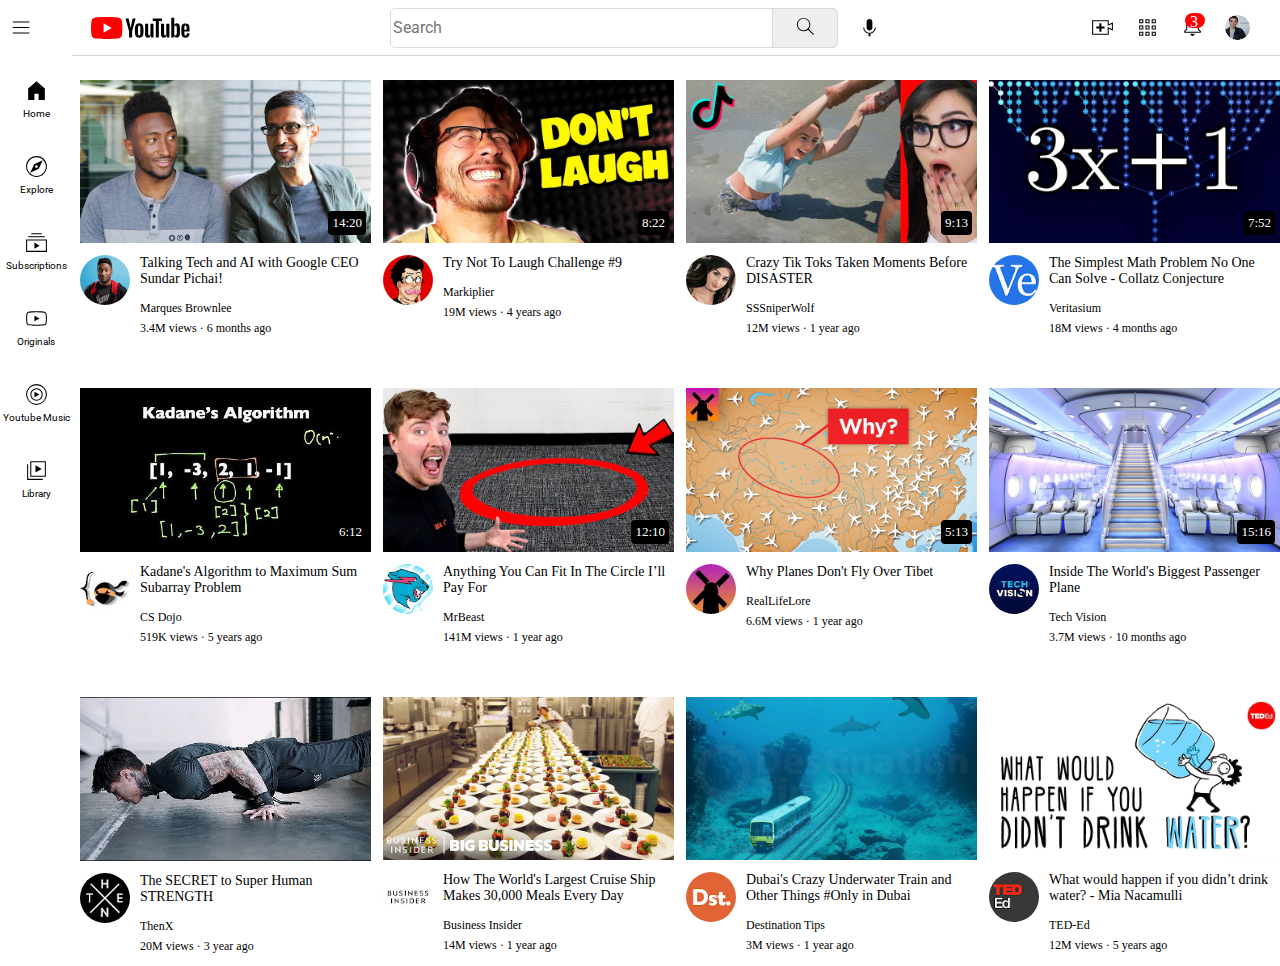
<file: index.html>
<!DOCTYPE html>
<html lang="en">

    <head>
        <meta charset="UTF-8">
        <meta name="viewport" content="width=device-width, initial-scale=1.0">

        <title>YouTube</title>

        <!-- Adding the fonts from google here  -->
        <link rel="preconnect" href="https://fonts.googleapis.com">
        <link rel="preconnect" href="https://fonts.gstatic.com" crossorigin>
        <link
            href="https://fonts.googleapis.com/css2?family=Roboto:wght@400;500;700&display=swap"
            rel="stylesheet" type='text/css'>

        <!-- linking the style sheets here  -->
        <link rel="stylesheet" href="styles/general.css">
        <link rel="stylesheet" href="styles/header.css">
        <link rel="stylesheet" href="styles/video.css">
        <link rel="stylesheet" href="styles/sidebar.css">
    </head>

    <body class="body">

        <!-- header starts  -->
        <div class="header">

            <div class="left-section">
                <img class="header-icons-left" src="icons/hamburger-menu.svg"
                    alt>
                <img class="header-icons-left" src="icons/youtube-logo.svg" alt>
            </div>

            <div class="middle-section">
                <input type="text" class="search-bar" placeholder="Search">
                <button class="button-search"><img class="header-icons-middle"
                        src="icons/search.svg" alt></button>
                <button class="button-voice"><img class="header-icons-middle"
                        src="icons/voice-search-icon.svg" alt></button>

            </div>
            <div class="right-section">
                <img class="upload-icon" src="icons/upload.svg" alt>
                <img class="youtube-apps-icon" src="icons/youtube-apps.svg" alt>
                <div class="notification-icon-container">
                    <img class="notification-icon" src="icons/notifications.svg"
                        alt>
                        <div class="notifications-count">3</div>
                </div>
                <img class="channel-picture-icon"
                    src="channel-pictures/my-channel.jpeg" alt>
            </div>

        </div>

        <!-- side bar  -->
        <div class="sidebar">
            <div class="sidebar-link">
                <img src="icons/home.svg" alt="">
                <div>Home</div>
            </div>
            <div class="sidebar-link">
                <img src="icons/explore.svg" alt="">
                <div>Explore</div>
            </div>
            <div class="sidebar-link">
                <img src="icons/subscriptions.svg" alt="">
                <div>Subscriptions</div>
            </div>
            <div class="sidebar-link">
                <img src="icons/originals.svg" alt="">
                <div>Originals</div>
            </div>
            <div class="sidebar-link">
                <img src="icons/youtube-music.svg" alt="">
                <div>Youtube Music</div>
            </div>
            <div class="sidebar-link">
                <img src="icons/library.svg" alt="">
                <div>Library</div>
            </div>
        </div>

        <!-- Main page contents  -->
        <div class="video-full-grid">
            <div class="video-preview">
                <!-- implementing the nested layout technique here -->
                <div class="thumbnail-row">
                    <img src="thumbnails/thumbnail-1.webp" class="thumbnail">
                    <div class="video-time">14:20</div>
                </div>
                <div class="video-info-grid">
                    <div>
                        <img class="profile-picture"
                            src="channel-pictures/channel-1.jpeg">
                    </div>

                    <div class="video-info">

                        <p class="video-title">
                            Talking Tech and AI with
                            Google CEO Sundar Pichai!
                        </p>

                        <p class="class-author">
                            Marques Brownlee
                        </p>

                        <p class="video-stats">
                            3.4M views · 6 months ago
                        </p>
                    </div>

                </div>
            </div>

            <div class="video-preview">
                <div class="thumbnail-row">
                    <img src="thumbnails/thumbnail-2.webp" class="thumbnail">
                    <div class="video-time">8:22</div>
                </div>
                <div class="video-info-grid">
                    <div>
                        <img class="profile-picture"
                            src="channel-pictures/channel-2.jpeg" alt>

                    </div>
                    <div>
                        <p class="video-title">
                            Try Not To Laugh Challenge #9
                        </p>

                        <p class="class-author">
                            Markiplier
                        </p>

                        <p class="video-stats">
                            19M views · 4 years ago
                        </p>
                    </div>
                </div>
            </div>
            <div class="video-preview">
                <!-- implementing the nested layout technique here -->
                <div>
                    <div class="thumbnail-row">
                        <img src="thumbnails/thumbnail-3.webp" class="thumbnail">
                        <div class="video-time">9:13</div>
                    </div>
                </div>
                <div class="video-info-grid">
                    <div>
                        <img class="profile-picture"
                            src="channel-pictures/channel-3.jpeg">
                    </div>

                    <div class="video-info">

                        <p class="video-title">

                            Crazy Tik Toks Taken Moments Before DISASTER
                        </p>

                        <p class="class-author">
                            SSSniperWolf
                        </p>

                        <p class="video-stats">
                            12M views · 1 year ago
                        </p>
                    </div>

                </div>
            </div>
            <div class="video-preview">
                <!-- implementing the nested layout technique here -->
                <div>
                    <div class="thumbnail-row">
                        <img src="thumbnails/thumbnail-4.webp" class="thumbnail">
                        <div class="video-time">7:52</div>
                    </div>
                </div>
                <div class="video-info-grid">
                    <div>
                        <img class="profile-picture"
                            src="channel-pictures/channel-4.jpeg">
                    </div>

                    <div class="video-info">

                        <p class="video-title">
                            The Simplest Math Problem No One Can Solve - Collatz
                            Conjecture
                        </p>

                        <p class="class-author">
                            Veritasium
                        </p>

                        <p class="video-stats">
                            18M views · 4 months ago
                        </p>
                    </div>

                </div>
            </div>
            <div class="video-preview">
                <!-- implementing the nested layout technique here -->
                <div>
                    <div class="thumbnail-row">
                        <img src="thumbnails/thumbnail-5.webp" class="thumbnail">
                        <div class="video-time">6:12</div></div>
                </div>
                <div class="video-info-grid">
                    <div>
                        <img class="profile-picture"
                            src="channel-pictures/channel-5.jpeg">
                    </div>

                    <div class="video-info">

                        <p class="video-title">
                            Kadane's Algorithm to Maximum Sum Subarray Problem
                        </p>

                        <p class="class-author">
                            CS Dojo
                        </p>

                        <p class="video-stats">
                            519K views · 5 years ago
                        </p>
                    </div>

                </div>
            </div>
            <div class="video-preview">
                <!-- implementing the nested layout technique here -->
                <div>
                    <div class="thumbnail-row">
                        <img src="thumbnails/thumbnail-6.webp" class="thumbnail">
                        <div class="video-time">12:10</div>
                    </div>
                </div>
                <div class="video-info-grid">
                    <div>
                        <img class="profile-picture"
                            src="channel-pictures/channel-6.jpeg">
                    </div>

                    <div class="video-info">

                        <p class="video-title">

                            Anything You Can Fit In The Circle I’ll Pay For
                        </p>

                        <p class="class-author">
                            MrBeast
                        </p>

                        <p class="video-stats">
                            141M views · 1 year ago
                        </p>
                    </div>

                </div>
            </div>
            <div class="video-preview">
                <!-- implementing the nested layout technique here -->
                <div>
                    <div class="thumbnail-row">
                        <img src="thumbnails/thumbnail-7.webp" class="thumbnail">
                        <div class="video-time">5:13</div></div>
                </div>
                <div class="video-info-grid">
                    <div>
                        <img class="profile-picture"
                            src="channel-pictures/channel-7.jpeg">
                    </div>

                    <div class="video-info">

                        <p class="video-title">

                            Why Planes Don't Fly Over Tibet
                        </p>

                        <p class="class-author">
                            RealLifeLore
                        </p>

                        <p class="video-stats">
                            6.6M views · 1 year ago
                        </p>
                    </div>

                </div>
            </div>
            <div class="video-preview">
                <!-- implementing the nested layout technique here -->
                <div>
                    <div class="thumbnail-row">
                        <img src="thumbnails/thumbnail-8.webp" class="thumbnail">
                        <div class="video-time">15:16</div>
                    </div>
                </div>
                <div class="video-info-grid">
                    <div>

                        <img class="profile-picture"
                            src="channel-pictures/channel-8.jpeg">
                    </div>

                    <div class="video-info">

                        <p class="video-title">

                            Inside The World's Biggest Passenger Plane
                        </p>

                        <p class="class-author">
                            Tech Vision
                        </p>

                        <p class="video-stats">
                            3.7M views · 10 months ago
                        </p>
                    </div>

                </div>
            </div>
            <div class="video-preview">
                <!-- implementing the nested layout technique here -->
                <div>

                    <img src="thumbnails/thumbnail-9.webp" class="thumbnail">

                </div>
                <div class="video-info-grid">
                    <div>
                        <img class="profile-picture"
                            src="channel-pictures/channel-9.jpeg">
                    </div>

                    <div class="video-info">

                        <p class="video-title">

                            The SECRET to Super Human STRENGTH
                        </p>

                        <p class="class-author">
                            ThenX
                        </p>

                        <p class="video-stats">

                            20M views · 3 year ago
                        </p>
                    </div>

                </div>
            </div>
            <div class="video-preview">
                <!-- implementing the nested layout technique here -->
                <div>

                    <img src="thumbnails/thumbnail-10.webp" class="thumbnail">

                </div>
                <div class="video-info-grid">
                    <div>
                        <img class="profile-picture"
                            src="channel-pictures/channel-10.jpeg">
                    </div>

                    <div class="video-info">

                        <p class="video-title">
                            How The World's Largest Cruise Ship Makes 30,000
                            Meals Every Day
                        </p>

                        <p class="class-author">
                            Business Insider
                        </p>

                        <p class="video-stats">
                            14M views · 1 year ago
                        </p>
                    </div>

                </div>
            </div>
            <div class="video-preview">
                <!-- implementing the nested layout technique here -->
                <div>

                    <img src="thumbnails/thumbnail-11.webp" class="thumbnail">

                </div>
                <div class="video-info-grid">
                    <div>
                        <img class="profile-picture"
                            src="channel-pictures/channel-11.jpeg">
                    </div>

                    <div class="video-info">

                        <p class="video-title">

                            Dubai's Crazy Underwater Train and Other Things
                            #Only in Dubai
                        </p>

                        <p class="class-author">
                            Destination Tips
                        </p>

                        <p class="video-stats">
                            3M views · 1 year ago
                        </p>
                    </div>

                </div>
            </div>
            <div class="video-preview">
                <!-- implementing the nested layout technique here -->
                <div>

                    <img src="thumbnails/thumbnail-12.webp" class="thumbnail">

                </div>
                <div class="video-info-grid">
                    <div>
                        <img class="profile-picture"
                            src="channel-pictures/channel-12.jpeg">
                    </div>

                    <div class="video-info">

                        <p class="video-title">

                            What would happen if you didn’t drink water? - Mia
                            Nacamulli
                        </p>

                        <p class="class-author">
                            TED-Ed
                        </p>

                        <p class="video-stats">
                            12M views · 5 years ago
                        </p>
                    </div>

                </div>
            </div>

        </div>
    </body>

</html>
</file>
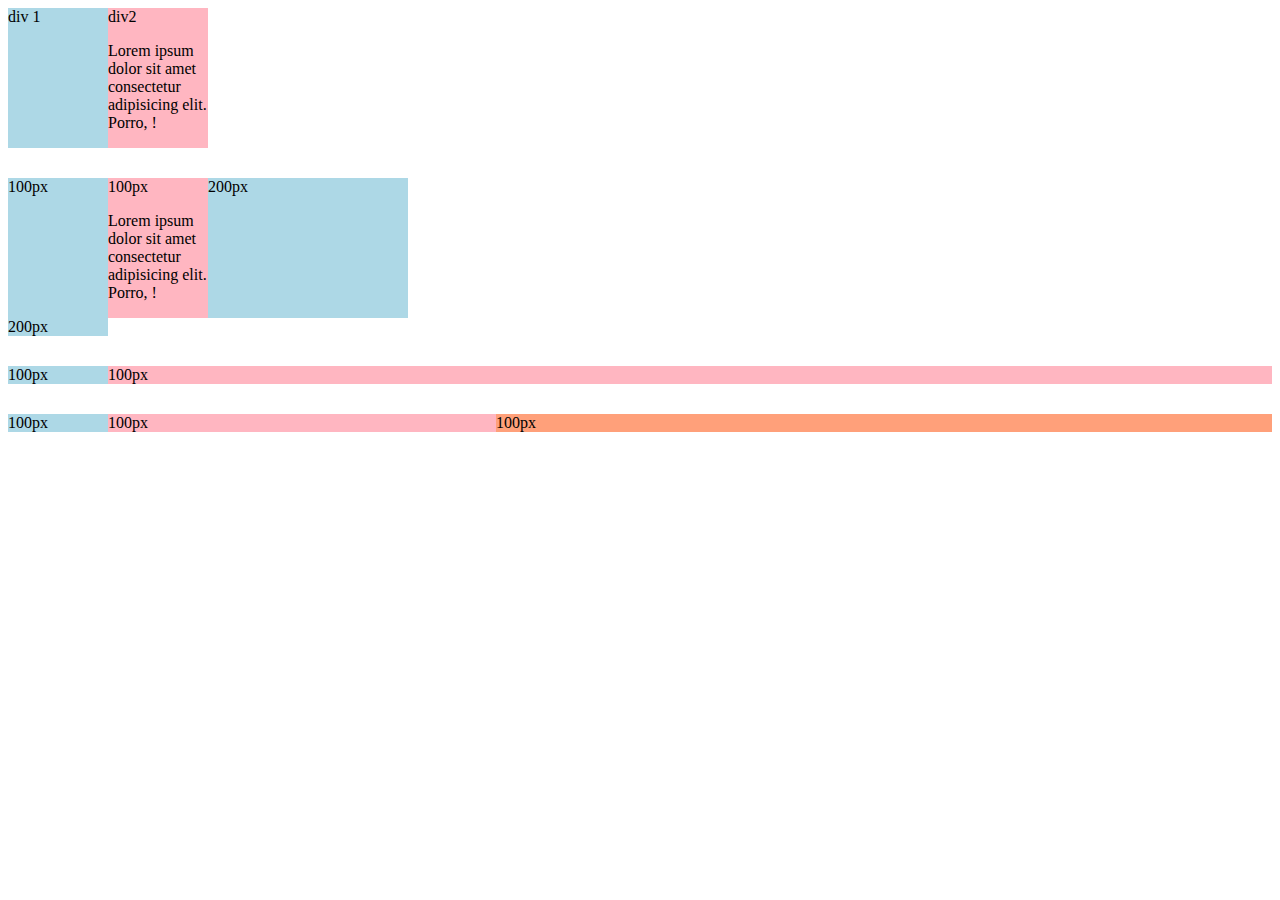
<file: grid.html>
<!DOCTYPE html>
<html lang="en">
    <head>
        <meta charset="UTF-8">
        <meta name="viewport" content="width=device-width, initial-scale=1.0">
        <title>Grid practice</title>
    </head>
    <body>
        <div style="
        display: grid;
        grid-template-columns: 100px 100px;
        ">
            <div style="background-color: lightblue;">div 1</div>
            <div style="background-color: lightpink;">div2
                <p>Lorem ipsum dolor sit amet consectetur adipisicing elit.
                    Porro, !</p></div>
        </div>

        <div style="
    margin-top: 30px;
    display: grid;
    grid-template-columns: 100px 100px 200px;
    ">
            <div style="background-color: lightblue;">100px</div>
            <div style="background-color: lightpink;">100px
                <p>Lorem ipsum dolor sit amet consectetur adipisicing elit.
                    Porro, !</p></div>
            <div style="background-color: lightblue;">200px</div>
            <div style="background-color: lightblue;">200px</div>

        </div>

        <div style="
    margin-top: 30px;
    display: grid;
    grid-template-columns: 100px 1fr;
    ">
            <div style="background-color: lightblue;">100px</div>
            <div style="background-color: lightpink;">100px</div>
        </div>

        <div style="
        margin-top: 30px;
        display: grid;
        grid-template-columns: 100px 1fr 2fr;
        ">
            <div style="background-color: lightblue;">100px</div>
            <div style="background-color: lightpink;">100px</div>
            <div style="background-color: lightsalmon;">100px</div>
        </div>

    </body>
</html>
</file>
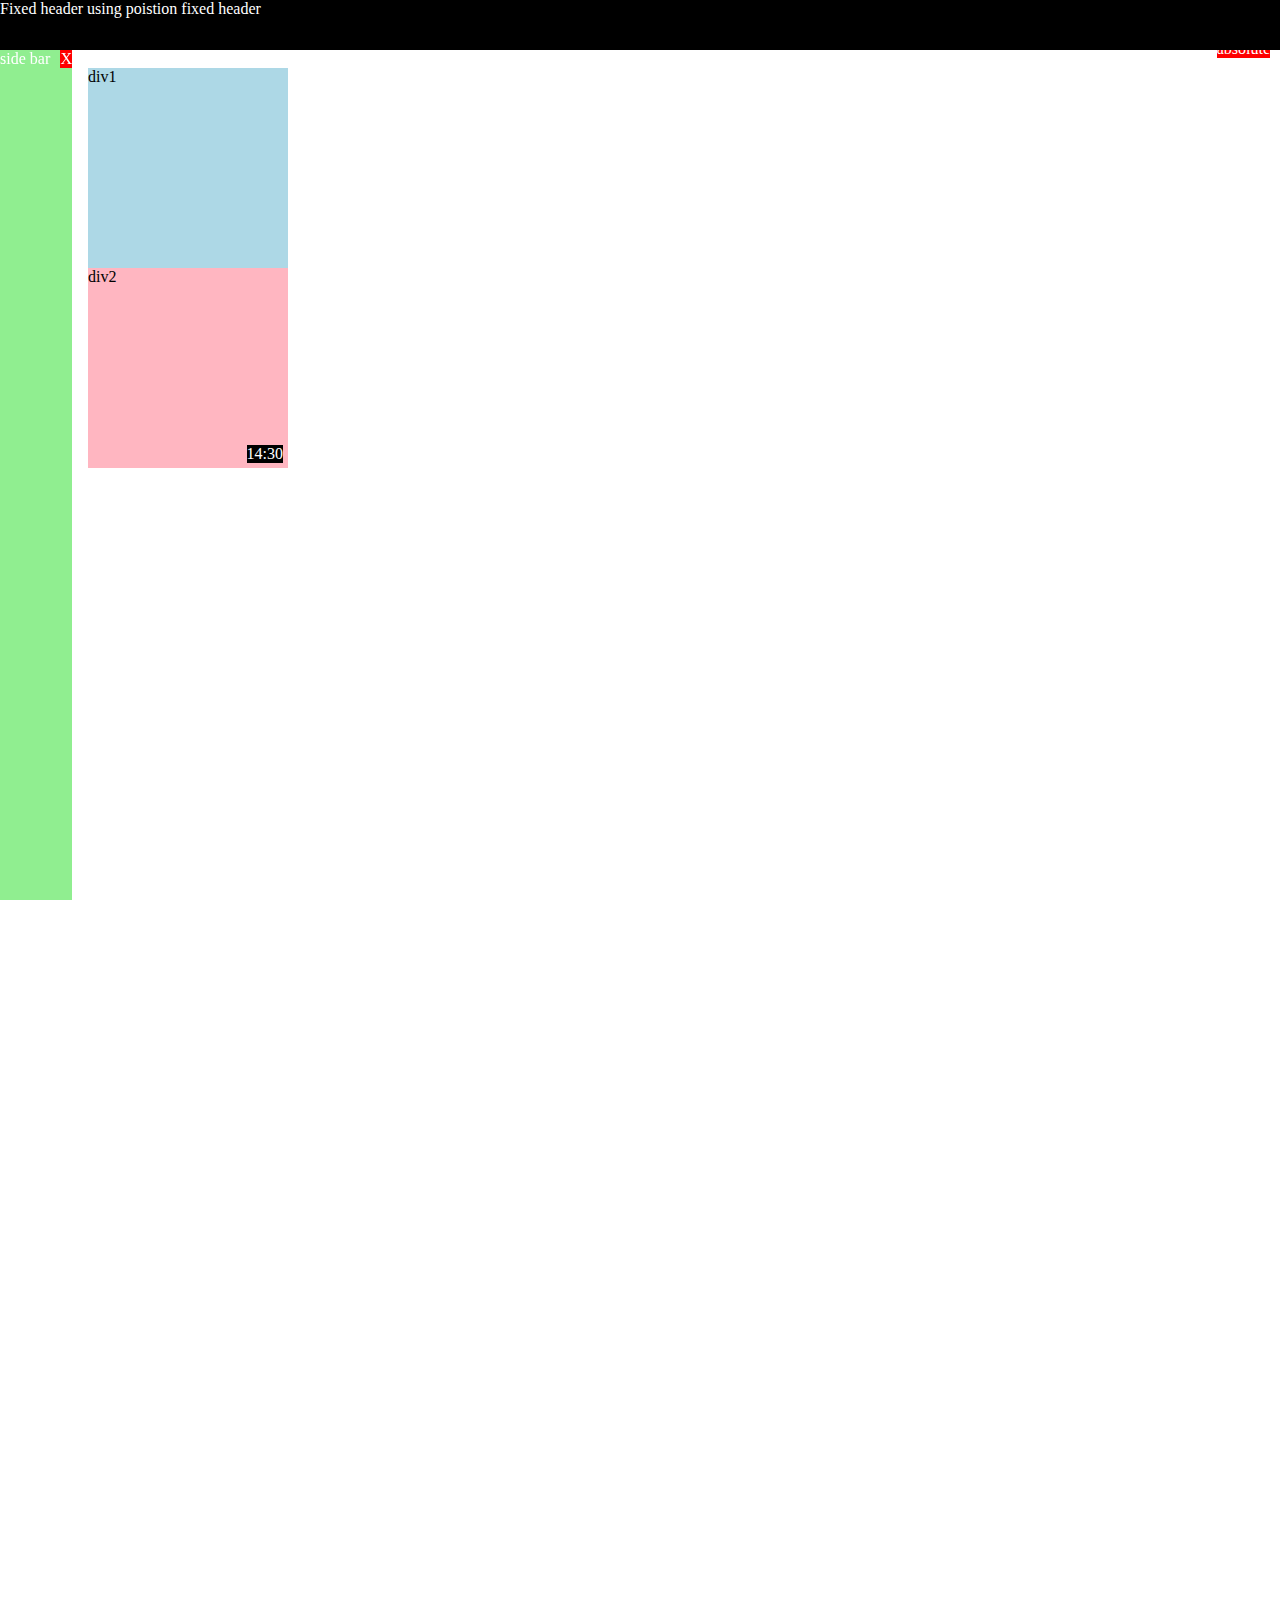
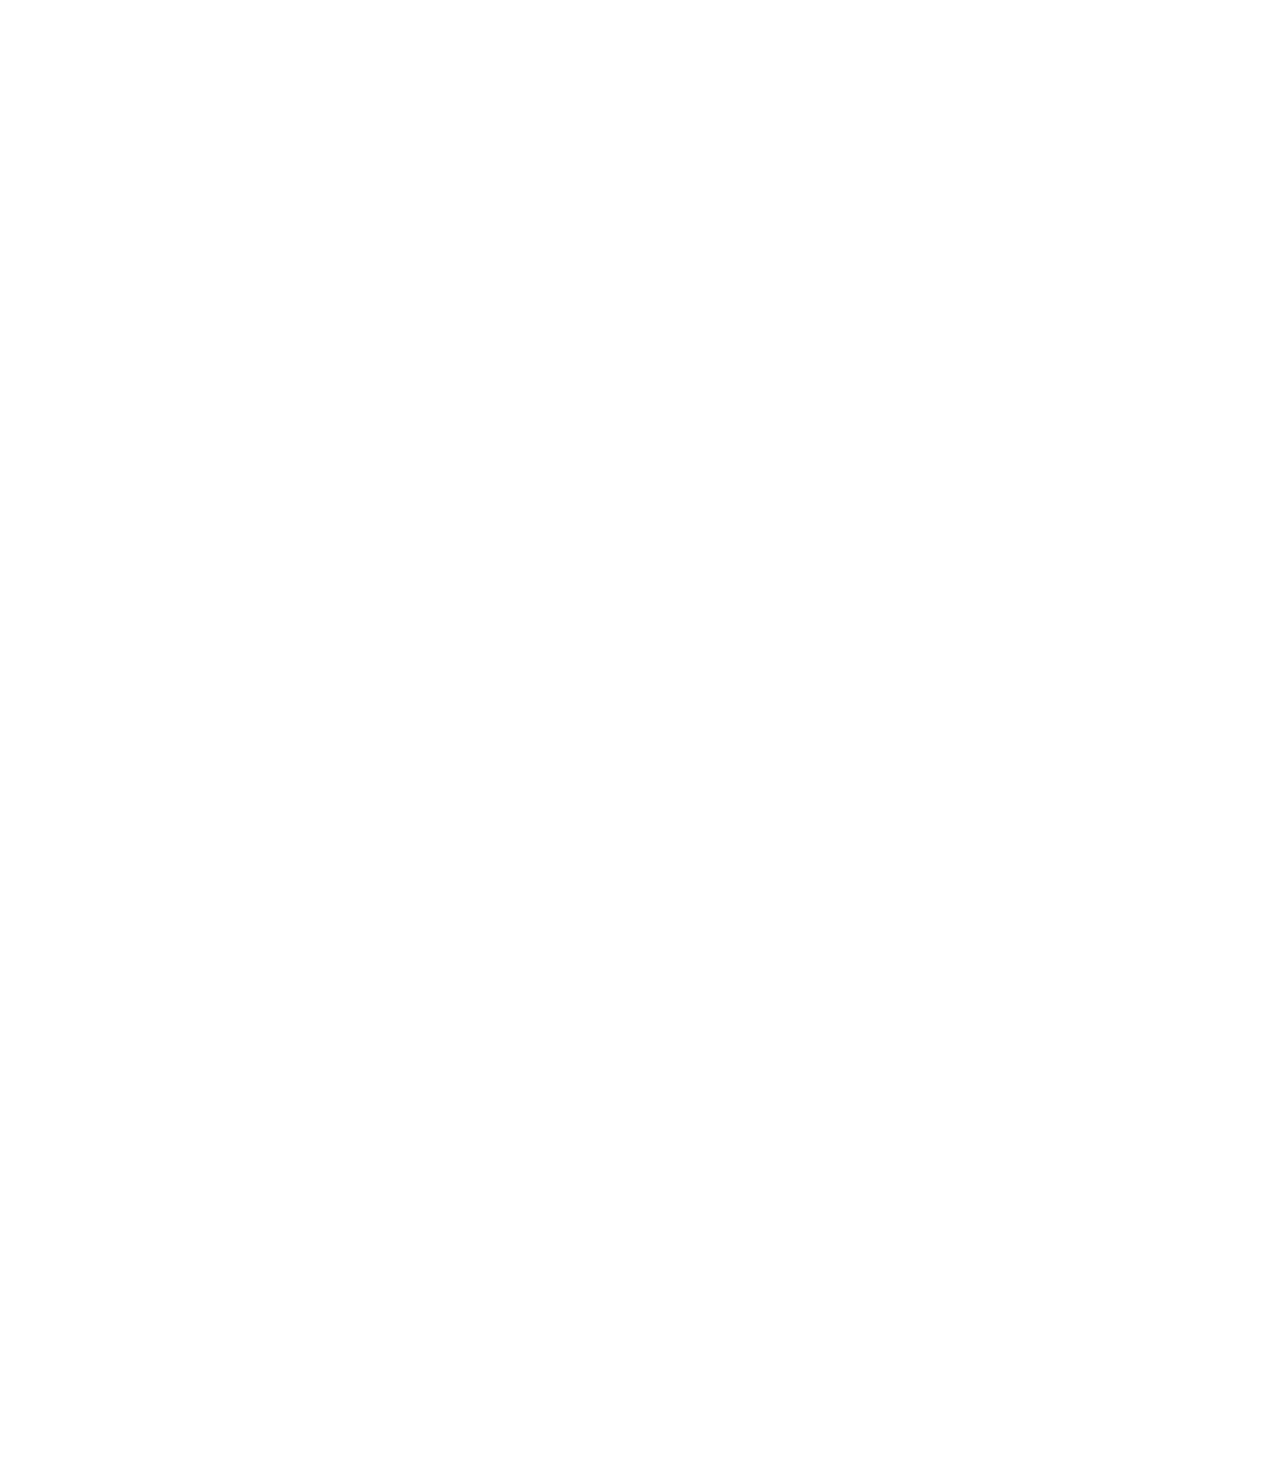
<file: position.html>
<!DOCTYPE html>
<html lang="en">
    <head>
        <meta charset="UTF-8">
        <meta name="viewport" content="width=device-width, initial-scale=1.0">
        <title>position practice</title>
    </head>
    <body style="height: 3000px;
    padding-top: 60px;
    padding-left: 80px;
    ">
        <div
            style="background-color: black ;
        color: white;
        position: fixed;
        left: 0;
        top: 0;
        right: 0;
        height: 50px;
        z-index: 1;   
        /* commonly set aroun 100  */
        ">
            Fixed header using poistion fixed header
        </div>
        <div style="
        background-color: lightgreen;
        color: white;
        position: fixed;
        left: 0;
        bottom: 0;
        top: 50px;
        width: 72px;
        ">side bar
            <div
                style="position: absolute;
                background-color: red;
                color: white;
                right: 0px;
                top: 0px; 
                /* z-index: 100; */
                ">X
                <!--now this is relative to sidebar not to page  -->
            </div>

        </div>

        <!-- this absolute will appear above header to overwrite we add z-indx  -->
        <div style="position: absolute;
        background-color: red;
        color: white;
        right: 10px;
        top: 40px; 
        /* z-index: 100; */
        ">absolute</div>

        <div style="
            background-color: lightblue;
            height: 200px;
            width: 200px;
            /* margin-top: 56px; not a good approach in the case of fixed styling positions */
            ">
            div1</div>
        <div
            style="
            position: relative;
        background-color: lightpink;
        height: 200px;
        width: 200px;
        ">div2
            <div style="position: absolute;
            background-color: black;
            color: white;
            right: 5px;
            bottom: 5px; 
            

            ">14:30</div>
        </div>

    </body>
</html>
</file>
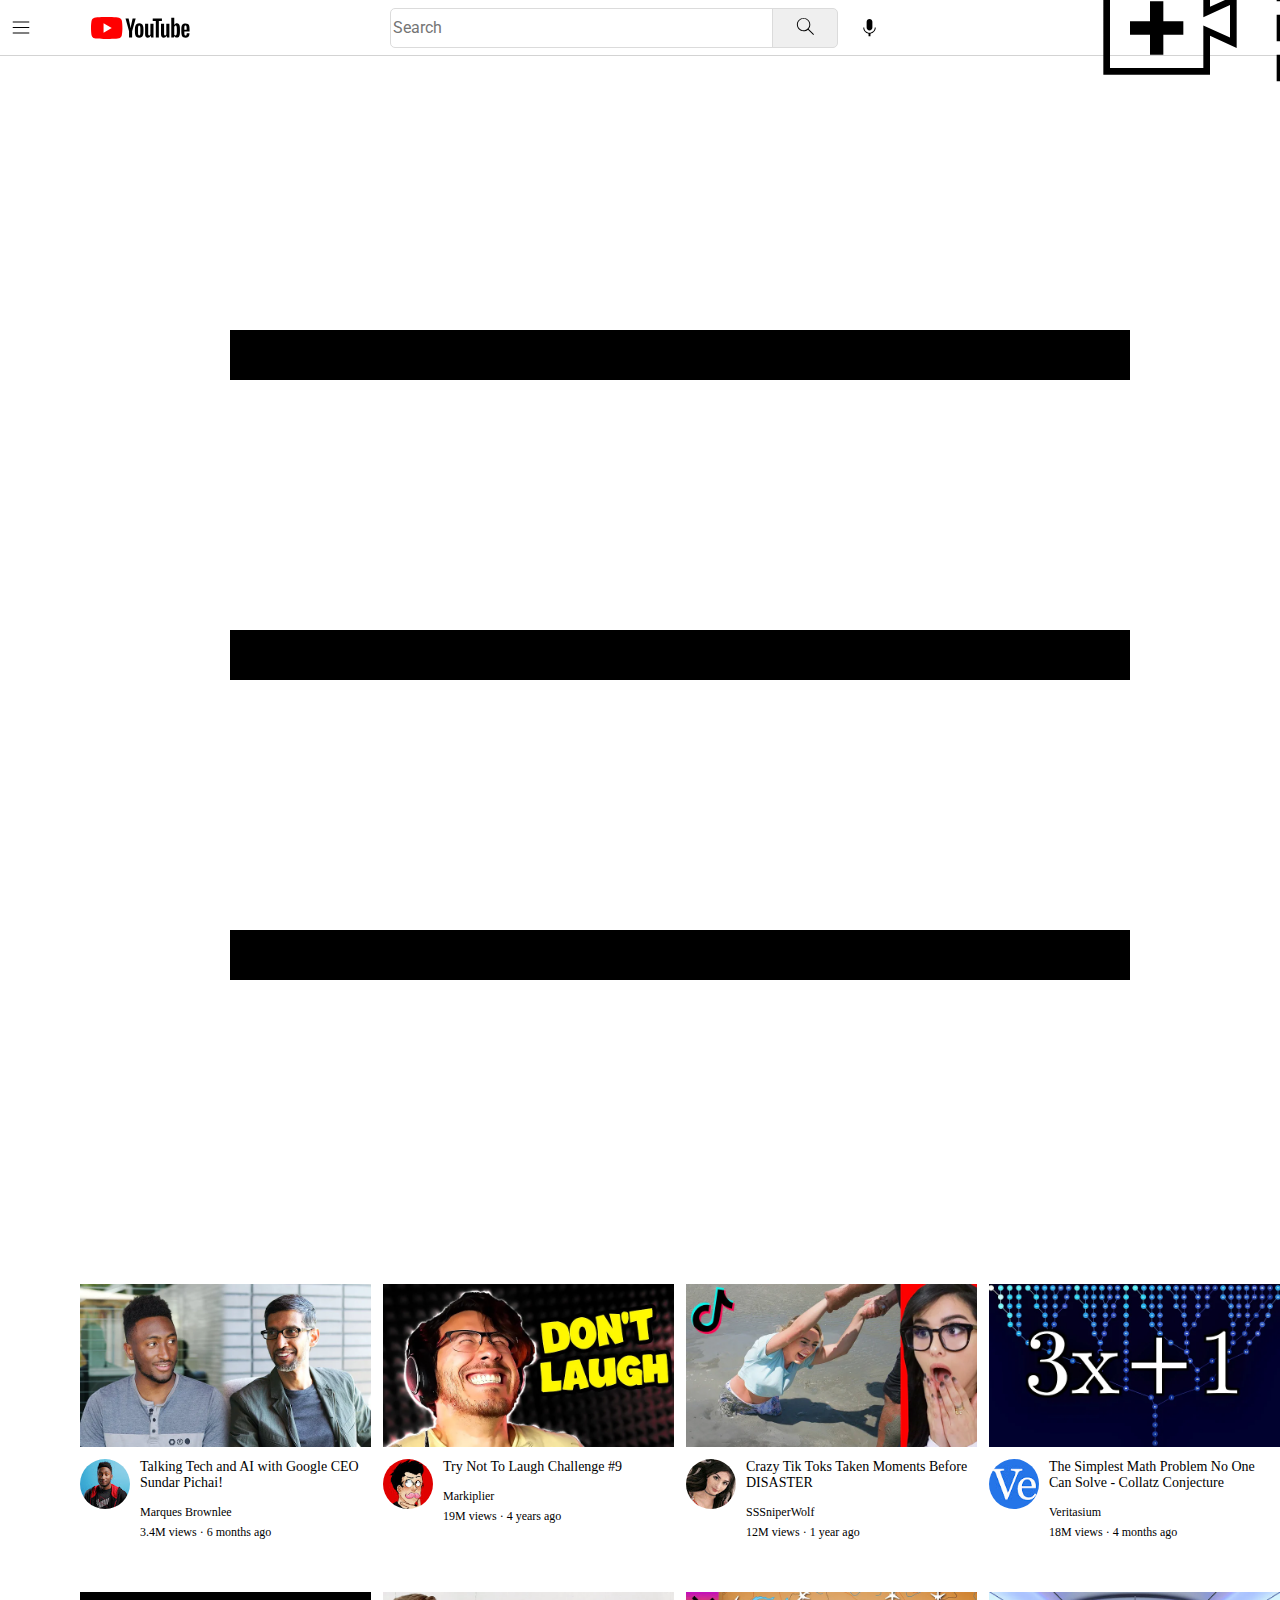
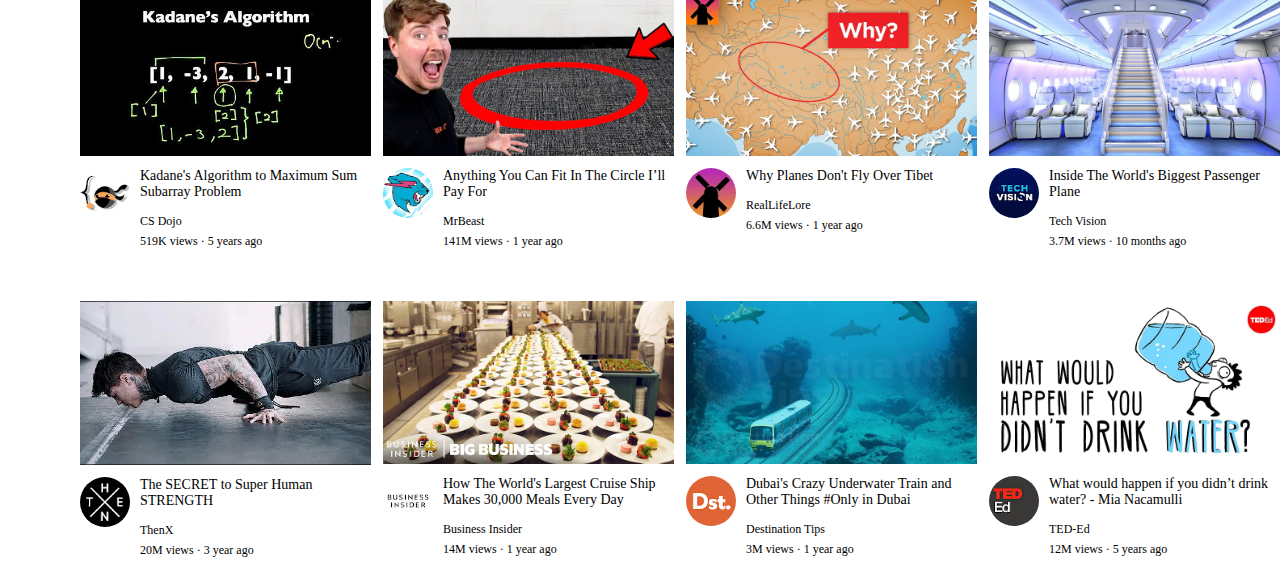
<file: youtube.html>
<!DOCTYPE html>
<html lang="en">

    <head>
        <meta charset="UTF-8">
        <meta name="viewport" content="width=device-width, initial-scale=1.0">

        <title>YouTube</title>

        <!-- Adding the fonts from google here  -->
        <link rel="preconnect" href="https://fonts.googleapis.com">
        <link rel="preconnect" href="https://fonts.gstatic.com" crossorigin>
        <link
            href="https://fonts.googleapis.com/css2?family=Roboto:wght@400;500;700&display=swap"
            rel="stylesheet" type='text/css'>

        <!-- linking the style sheets here  -->
        <link rel="stylesheet" href="styles/general.css">
        <link rel="stylesheet" href="styles/header.css">
        <link rel="stylesheet" href="styles/video.css">
    </head>
    
    <body class="body">
        
        <!-- header starts  -->
        <div class="header">

            <div class="left-section">
                <img class="header-icons-left" src="icons/hamburger-menu.svg"
                    alt>
                <img class="header-icons-left" src="icons/youtube-logo.svg" alt>
            </div>

            <div class="middle-section">
                <input type="text" class="search-bar" placeholder="Search">
                <button class="button-search"><img class="header-icons-middle"
                        src="icons/search.svg" alt></button>
                <button class="button-voice"><img class="header-icons-middle"
                        src="icons/voice-search-icon.svg" alt></button>

            </div>
            <div class="right-section">
                <img class="header-icon-right" src="icons/upload.svg" alt>
                <img class="header-icon-right" src="icons/youtube-apps.svg" alt>
                <img class="header-icon-right" src="icons/notifications.svg" alt>
                <img class="header-icon-right-channel-picture"
                    src="channel-pictures/my-channel.jpeg" alt>
            </div>

        </div>

        <!-- sidebar   -->
        <div class="side-bar">
            <div class="side-bar-image"><img src="icons/hamburger-menu.svg" alt></div>
            <div></div>
        </div>

        <!-- Main page contents  -->
        <div class="video-full-grid">
            <div class="video-preview">
                <!-- implementing the nested layout technique here -->
                <div>

                    <img src="thumbnails/thumbnail-1.webp" class="thumbnail">

                </div>
                <div class="video-info-grid">
                    <div>
                        <img class="profile-picture"
                            src="channel-pictures/channel-1.jpeg">
                    </div>

                    <div class="video-info">

                        <p class="video-title">
                            Talking Tech and AI with
                            Google CEO Sundar Pichai!
                        </p>

                        <p class="class-author">
                            Marques Brownlee
                        </p>

                        <p class="video-stats">
                            3.4M views · 6 months ago
                        </p>
                    </div>

                </div>
            </div>

            <div class="video-preview">
                <img src="thumbnails/thumbnail-2.webp" class="thumbnail">
                <div class="video-info-grid">
                    <div>
                        <img class="profile-picture"
                            src="channel-pictures/channel-2.jpeg" alt>

                    </div>
                    <div>
                        <p class="video-title">
                            Try Not To Laugh Challenge #9
                        </p>

                        <p class="class-author">
                            Markiplier
                        </p>

                        <p class="video-stats">
                            19M views · 4 years ago
                        </p>
                    </div>
                </div>
            </div>
            <div class="video-preview">
                <!-- implementing the nested layout technique here -->
                <div>

                    <img src="thumbnails/thumbnail-3.webp" class="thumbnail">

                </div>
                <div class="video-info-grid">
                    <div>
                        <img class="profile-picture"
                            src="channel-pictures/channel-3.jpeg">
                    </div>

                    <div class="video-info">

                        <p class="video-title">

                            Crazy Tik Toks Taken Moments Before DISASTER
                        </p>

                        <p class="class-author">
                            SSSniperWolf
                        </p>

                        <p class="video-stats">
                            12M views · 1 year ago
                        </p>
                    </div>

                </div>
            </div>
            <div class="video-preview">
                <!-- implementing the nested layout technique here -->
                <div>

                    <img src="thumbnails/thumbnail-4.webp" class="thumbnail">

                </div>
                <div class="video-info-grid">
                    <div>
                        <img class="profile-picture"
                            src="channel-pictures/channel-4.jpeg">
                    </div>

                    <div class="video-info">

                        <p class="video-title">
                            The Simplest Math Problem No One Can Solve - Collatz
                            Conjecture
                        </p>

                        <p class="class-author">
                            Veritasium
                        </p>

                        <p class="video-stats">
                            18M views · 4 months ago
                        </p>
                    </div>

                </div>
            </div>
            <div class="video-preview">
                <!-- implementing the nested layout technique here -->
                <div>

                    <img src="thumbnails/thumbnail-5.webp" class="thumbnail">

                </div>
                <div class="video-info-grid">
                    <div>
                        <img class="profile-picture"
                            src="channel-pictures/channel-5.jpeg">
                    </div>

                    <div class="video-info">

                        <p class="video-title">
                            Kadane's Algorithm to Maximum Sum Subarray Problem
                        </p>

                        <p class="class-author">
                            CS Dojo
                        </p>

                        <p class="video-stats">
                            519K views · 5 years ago
                        </p>
                    </div>

                </div>
            </div>
            <div class="video-preview">
                <!-- implementing the nested layout technique here -->
                <div>

                    <img src="thumbnails/thumbnail-6.webp" class="thumbnail">

                </div>
                <div class="video-info-grid">
                    <div>
                        <img class="profile-picture"
                            src="channel-pictures/channel-6.jpeg">
                    </div>

                    <div class="video-info">

                        <p class="video-title">

                            Anything You Can Fit In The Circle I’ll Pay For
                        </p>

                        <p class="class-author">
                            MrBeast
                        </p>

                        <p class="video-stats">
                            141M views · 1 year ago
                        </p>
                    </div>

                </div>
            </div>
            <div class="video-preview">
                <!-- implementing the nested layout technique here -->
                <div>

                    <img src="thumbnails/thumbnail-7.webp" class="thumbnail">

                </div>
                <div class="video-info-grid">
                    <div>
                        <img class="profile-picture"
                            src="channel-pictures/channel-7.jpeg">
                    </div>

                    <div class="video-info">

                        <p class="video-title">

                            Why Planes Don't Fly Over Tibet
                        </p>

                        <p class="class-author">
                            RealLifeLore
                        </p>

                        <p class="video-stats">
                            6.6M views · 1 year ago
                        </p>
                    </div>

                </div>
            </div>
            <div class="video-preview">
                <!-- implementing the nested layout technique here -->
                <div>

                    <img src="thumbnails/thumbnail-8.webp" class="thumbnail">

                </div>
                <div class="video-info-grid">
                    <div>
                        <img class="profile-picture"
                            src="channel-pictures/channel-8.jpeg">
                    </div>

                    <div class="video-info">

                        <p class="video-title">

                            Inside The World's Biggest Passenger Plane
                        </p>

                        <p class="class-author">
                            Tech Vision
                        </p>

                        <p class="video-stats">
                            3.7M views · 10 months ago
                        </p>
                    </div>

                </div>
            </div>
            <div class="video-preview">
                <!-- implementing the nested layout technique here -->
                <div>

                    <img src="thumbnails/thumbnail-9.webp" class="thumbnail">

                </div>
                <div class="video-info-grid">
                    <div>
                        <img class="profile-picture"
                            src="channel-pictures/channel-9.jpeg">
                    </div>

                    <div class="video-info">

                        <p class="video-title">

                            The SECRET to Super Human STRENGTH
                        </p>

                        <p class="class-author">
                            ThenX
                        </p>

                        <p class="video-stats">

                            20M views · 3 year ago
                        </p>
                    </div>

                </div>
            </div>
            <div class="video-preview">
                <!-- implementing the nested layout technique here -->
                <div>

                    <img src="thumbnails/thumbnail-10.webp" class="thumbnail">

                </div>
                <div class="video-info-grid">
                    <div>
                        <img class="profile-picture"
                            src="channel-pictures/channel-10.jpeg">
                    </div>

                    <div class="video-info">

                        <p class="video-title">
                            How The World's Largest Cruise Ship Makes 30,000
                            Meals Every Day
                        </p>

                        <p class="class-author">
                            Business Insider
                        </p>

                        <p class="video-stats">
                            14M views · 1 year ago
                        </p>
                    </div>

                </div>
            </div>
            <div class="video-preview">
                <!-- implementing the nested layout technique here -->
                <div>

                    <img src="thumbnails/thumbnail-11.webp" class="thumbnail">

                </div>
                <div class="video-info-grid">
                    <div>
                        <img class="profile-picture"
                            src="channel-pictures/channel-11.jpeg">
                    </div>

                    <div class="video-info">

                        <p class="video-title">

                            Dubai's Crazy Underwater Train and Other Things
                            #Only in Dubai
                        </p>

                        <p class="class-author">
                            Destination Tips
                        </p>

                        <p class="video-stats">
                            3M views · 1 year ago
                        </p>
                    </div>

                </div>
            </div>
            <div class="video-preview">
                <!-- implementing the nested layout technique here -->
                <div>

                    <img src="thumbnails/thumbnail-12.webp" class="thumbnail">

                </div>
                <div class="video-info-grid">
                    <div>
                        <img class="profile-picture"
                            src="channel-pictures/channel-12.jpeg">
                    </div>

                    <div class="video-info">

                        <p class="video-title">

                            What would happen if you didn’t drink water? - Mia
                            Nacamulli
                        </p>

                        <p class="class-author">
                            TED-Ed
                        </p>

                        <p class="video-stats">
                            12M views · 5 years ago
                        </p>
                    </div>

                </div>
            </div>

        </div>
    </body>

</html>
</file>
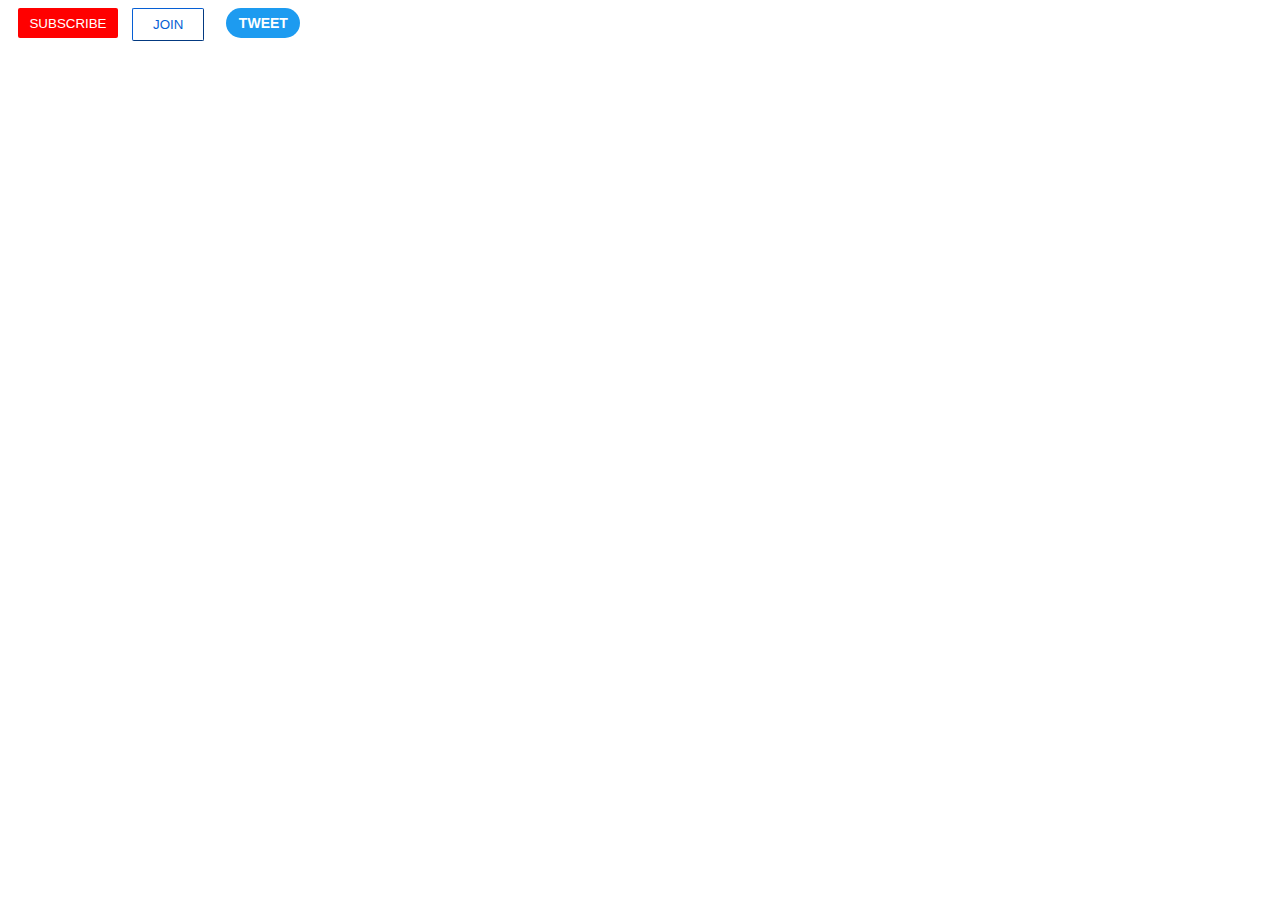
<file: intro-to-webdev/button-hover.html>
<!DOCTYPE html>
<html lang="en">

<head>
    <meta charset="UTF-8">
    <meta name="viewport" content="width=device-width, initial-scale=1.0">
    <title>Button-Hover-Styling</title>
</head>
<style>
    /* subscribe button  */
    
    .subscribe {
        background-color: rgb(255, 0, 0);
        width: 100px;
        font-weight: 90px;
        height: 30px;
        border: none;
        border-radius: 2px;
        color: white;
        margin-right: 10px;
        transition: opacity 0.15s;
        margin-left: 10px;
        vertical-align: top;
    }
    /* psuedo class in css */
    
    .subscribe:hover {
        /* background-color: rgb(155, 241, 155); */
        opacity: 0.8;
    }
    /* pseudo class to change color on click */
    
    .subscribe:active {
        /* background-color: blueviolet; */
        opacity: 0.4;
        /* this above code changes color on click */
    }
    /* join button Styling   */
    
    .join {
        vertical-align: top;
        background-color: white;
        padding-left: 20px;
        padding-right: 20px;
        padding-bottom: 8px;
        padding-top: 8px;
        font-weight: 90px;
        border-color: rgb(6, 95, 212);
        border-radius: 2px;
        border-width: 1px;
        border-radius: 2px;
        color: rgb(6, 95, 212);
        margin-right: 10px;
        cursor: pointer;
        /* Transition multiple and any property using there name and comma */
        transition: background-color 0.15s, color 0.3s;
    }
    
    .join:hover {
        background-color: rgb(6, 95, 212);
        color: white;
    }
    
    .join:active {
        opacity: 0.7;
    }
    /* twitter button  */
    
    .tweet {
        vertical-align: top;
        background-color: rgb(29, 155, 240);
        border: none;
        height: 30px;
        width: 74px;
        border-radius: 18px;
        color: white;
        font-weight: bold;
        font-size: 14px;
        cursor: pointer;
        margin-left: 8px;
        /* standard shadow time is 0.15 seconds  */
        transition: box-shadow 0.25s;
    }
    
    .tweet:hover {
        box-shadow: 15px 15px 10px rgba(0, 0, 0, 0.15);
    }
</style>

<body>
    <button class="subscribe">SUBSCRIBE</button>
    <button class="join">JOIN</button>
    <button class="tweet">TWEET</button>
</body>

</html>
</file>
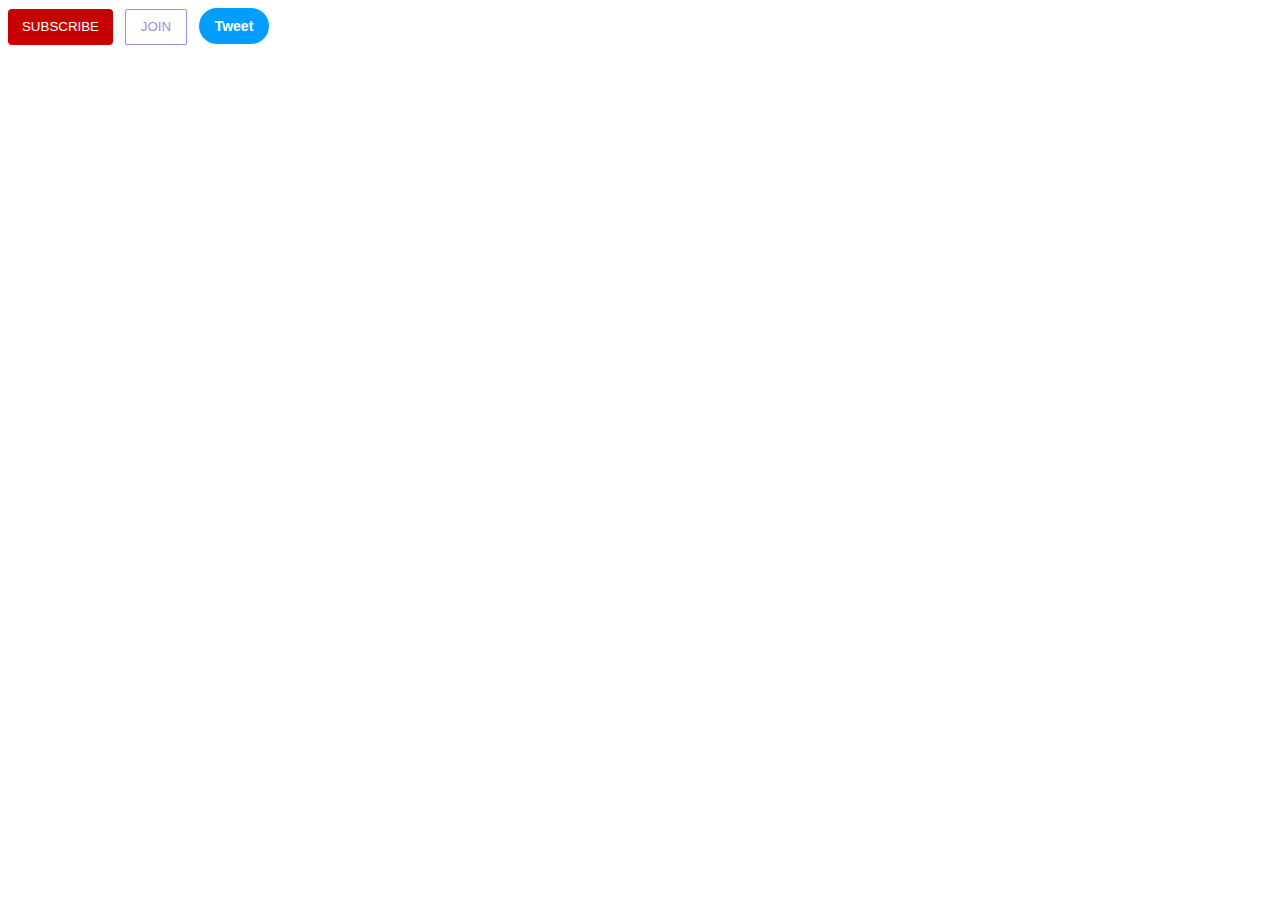
<file: intro-to-webdev/buttons.html>
<!DOCTYPE html>
<html lang="en">

<head>
    <meta charset="UTF-8">
    <meta name="viewport" content="width=device-width, initial-scale=1.0">
    <title>Buttons Practice</title>
    <link rel="stylesheet" href="styles/buttons.css">
</head>

<body>
    <button class="subscribe-button">
        SUBSCRIBE
    </button>
    <button class="join-button">
        JOIN
    </button>
    <button class="twitter-button">Tweet</button>

</body>

</html>
</file>
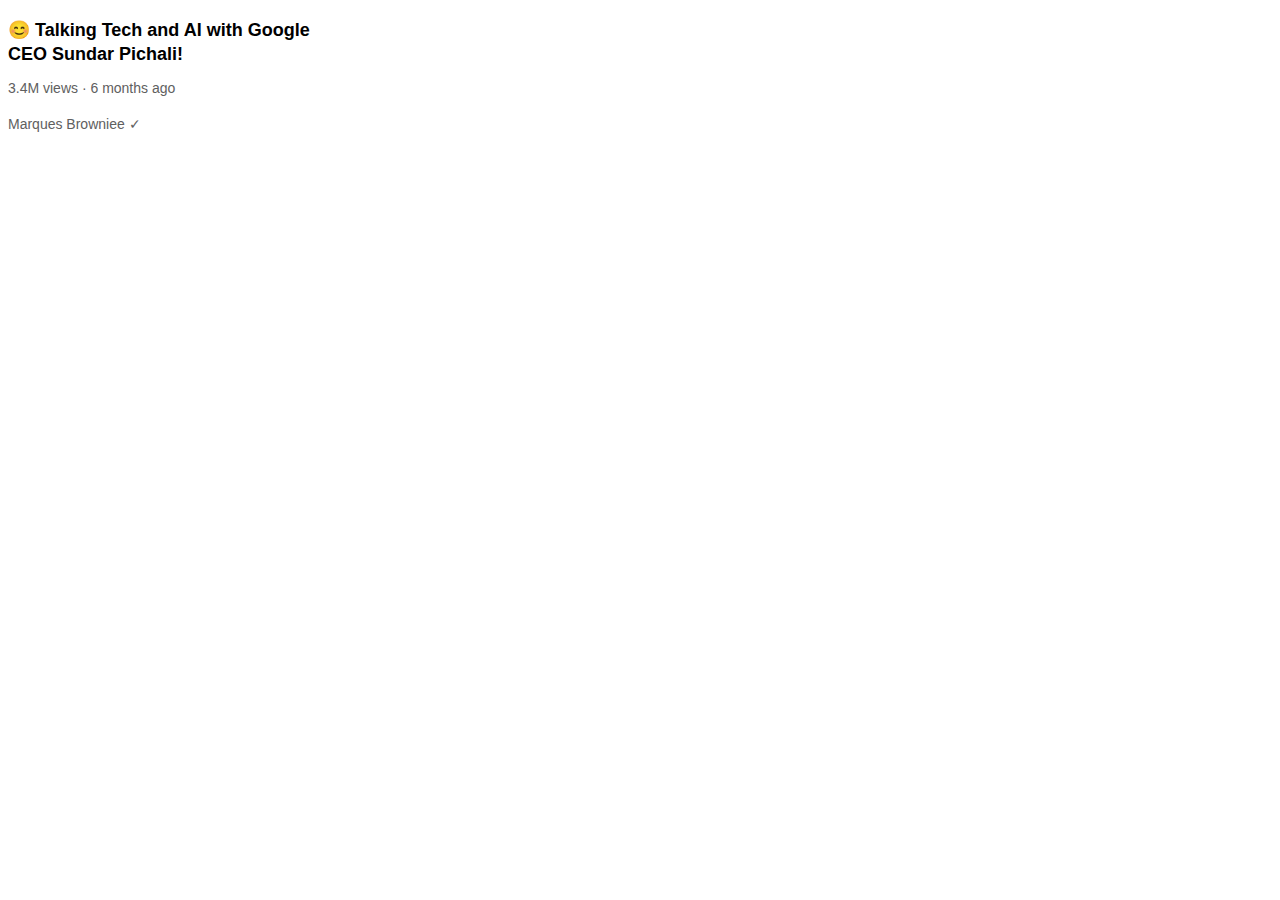
<file: intro-to-webdev/text.html>
<!DOCTYPE html>
<html lang="en">

<head>
    <meta charset="UTF-8">
    <meta name="viewport" content="width=device-width, initial-scale=1.0">
    <title>Text Practicing </title>
</head>
<style>
    p {
        font-family: Arial;
        margin: 0, 0, 0;
    }
    
    .video-title {
        font-size: 18px;
        font-weight: bold;
        width: 320px;
        line-height: 24px;
        margin-bottom: 5px;
        /* font-style: italic; */
        /* text-align: center; */
    }
    
    .video-stats {
        font-size: 14px;
        color: rgb(96, 96, 96);
        margin-bottom: 20px;
    }
    
    .video-author {
        color: rgb(96, 96, 96);
        font-size: 14px;
    }
</style>

<body>
    <p class="video-title">😊 Talking Tech and AI with Google CEO Sundar Pichali!</p>
    <p class="video-stats">3.4M views &#183; 6 months ago </p>
    <p class="video-author">Marques Browniee &#10003; </p>
</body>

</html>
</file>
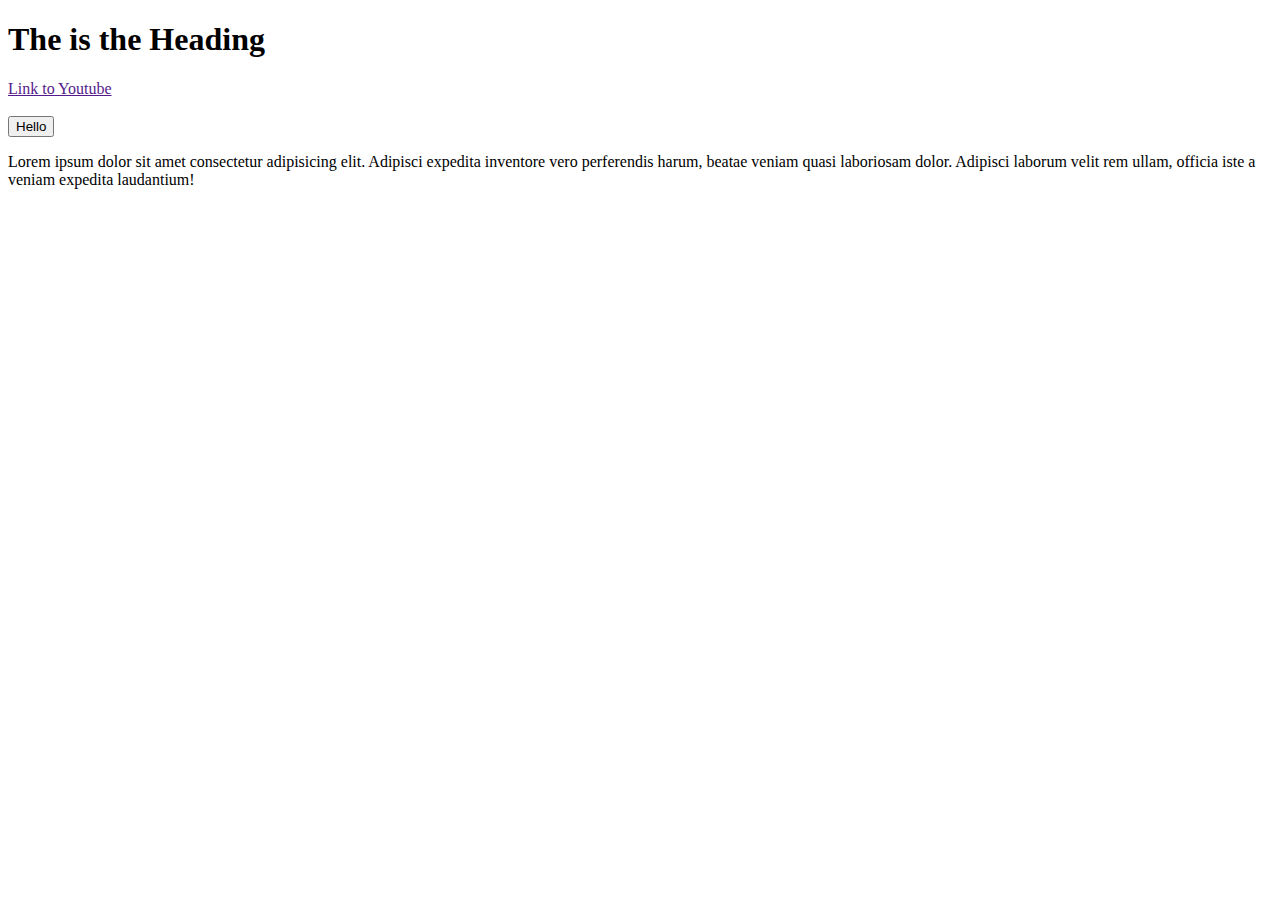
<file: intro-to-webdev/website.html>
<!DOCTYPE html>
<html lang="en">

<head>
    <meta charset="UTF-8">
    <meta name="viewport" content="width=device-width, initial-scale=1.0">
    <title>Practice WebDev</title>
</head>

<body>
    <h1>The is the Heading</h1>
    <a href="" target="_blank">Link to Youtube</a><br>
    <br>
    <button>Hello</button>
    <p>
        Lorem ipsum dolor sit amet consectetur adipisicing elit. Adipisci expedita inventore vero perferendis harum, beatae veniam quasi laboriosam dolor. Adipisci laborum velit rem ullam, officia iste a veniam expedita laudantium!
    </p>
</body>

</html>
</file>
<file: styles/general.css>
.p{
    font-family: Roboto ,Arial;
}

.body{
    margin: 0;
    padding-top: 80px;
    padding-left: 80px;
}
</file>
<file: styles/header.css>
.header{
    position: fixed;
    left: 0;
    right: 0;
    top: 0;
    height: 55px;
    background-color: white;
    padding-left: 10px;
    padding-right: 10px;
    display: flex;
    flex-direction: row;
    justify-content: space-between;

    border-bottom-width: 1px;
    border-bottom-color: lightgrey;
    border-bottom-style: solid;
    z-index: 1000;
}

.left-section{
    display: flex;
    justify-content: space-between;
    width: 180px;
    align-items: center;
}
.header-icons-left{
    height: 22px;
}

.middle-section{
    
    display: flex;
    width: 500px;
    align-items: center;

    
}
.search-bar{
    flex: 1;
    width: 0;
    height: 36px;
    font-size: 16px;
    border-style: solid;
    border-width: 1px;
    border-color: rgb(219, 219, 219);
    border-top-left-radius: 5px;
    border-bottom-left-radius: 5px;
 
}
.search-bar::placeholder{
    font-size: 16px;
    font-family: Roboto, Arial;
}
.header-icons-middle{
    height: 23px;
}
.button-search{
    height: 40px;
    width: 66px;
    margin-left: -2px;
    border: 1px;
    border-style: solid;
    border-color: rgb(219, 219, 219);
    border-top-right-radius: 5px;
    border-bottom-right-radius: 5px;
}
.button-voice{
    height: 42px;
    width: 42px;
    border-radius: 21px;
    border: none;
    margin-left: 10px;
    margin-top: 2px;
    background-color: white;
}
.right-section{
    width: 160px;
    display: flex;
    align-items: center;
    justify-content: space-between;
    margin-right: 20px;
    /* to prevent right section from shrinking */
    flex-shrink: 0;
}
.upload-icon{
    height: 25px;
}
.youtube-apps-icon{
    height: 25px;
}
.notification-icon{
    height: 25px;
}
.channel-picture-icon{
    height:25px;
    border-radius: 16px;
}
.notification-icon-container{
    position: relative;
}
.notifications-count{
    position:absolute;
    right: 0;
    top: 0;
    background-color: red;
    height: 15px;
    width: 15px;
    border-radius: 8px;
    color: white;
    padding-left: 5px;

}
</file>
<file: styles/video.css>
.thumbnail{
       width: 100%;
       display: block;
       margin-bottom: 12px;
   }

.video-info-grid{
    display: grid;
    grid-template-columns: 50px 1fr;
    column-gap: 10px;
}

.profile-picture{
    /* width: 50px;  best practice is to give full width of it's contianer */
    width: 100%;
    border-radius: 50px;
    
}
.video-title{
    margin-top: 0px;
    font-size: 14px;
    font-weight: 500;
}

.class-author{
    font-size: 12px;
    margin-bottom: 0px;
}
.video-stats{
    margin-top: 5px;
    font-size: 12px;
}
.video-full-grid{
    display: grid;
    grid-template-columns: 1fr 1fr 1fr 1fr;
    column-gap: 12px;
    row-gap: 40px;
}
.thumbnail-row{
    position: relative;
}
.video-time{
    background-color: black;
    color: white;
    position: absolute;
    right: 5px;
    bottom: 8px;
    font-style: Roboto, Arial;
    font-size: 13px;
    font-weight: 500;
    padding-left: 4px;
    padding-right: 4px;
    padding-top: 4px;
    padding-bottom: 4px;
    border-radius: 4px;
}
</file>
<file: styles/sidebar.css>
.sidebar{
    background-color: white;
    position: fixed;
    left: 0;
    bottom: 0;
    top: 55px;
    width: 72px;
    z-index: 2000;
    padding-top: 5px;
}

.sidebar-link{
    height: 76px;
    display: flex;
    justify-content: center;
    align-items: center;
    flex-direction: column;
    cursor: pointer;
}
.sidebar-link:hover{
    background-color: lightgrey;
}

/* all the images in the sidebar link  */
.sidebar-link img {
    height: 25px;
    margin-bottom: 5px;
}

.sidebar-link div{
    font-family: Roboto, Arial;
    font-size: 10px;
}
</file>
<file: intro-to-webdev/styles/buttons.css>
.subscribe-button {
    border-radius: 4px;
    cursor: pointer;
    background-color: rgb(200, 0, 0);
    color: white;
    border: none;
    height: 36px;
    width: 105px;
    margin-right: 8px;
    transition: opacity 0.15s, color 0.3s;
}

.subscribe-button:hover {
    opacity: 0.05px;
    background-color: rgb(255, 94, 0);
}

.join-button {
    background-color: white;
    border-color: rgb(147, 147, 224);
    border-style: solid;
    border-width: 1px;
    color: rgb(147, 147, 224);
    height: 36px;
    width: 62px;
    border-radius: 2px;
    cursor: pointer;
    margin-right: 8px;
    transition: opacity 0.15s, color 0.15s;
}

.join-button:hover {
    opacity: 5px;
    color: white;
    background-color: rgb(147, 147, 224);
}

.twitter-button {
    background-color: rgb(2, 158, 255);
    color: white;
    border: none;
    height: 36px;
    width: 70px;
    border-radius: 18px;
    font-weight: bold;
    font-size: 14px;
    cursor: pointer;
}
</file>
